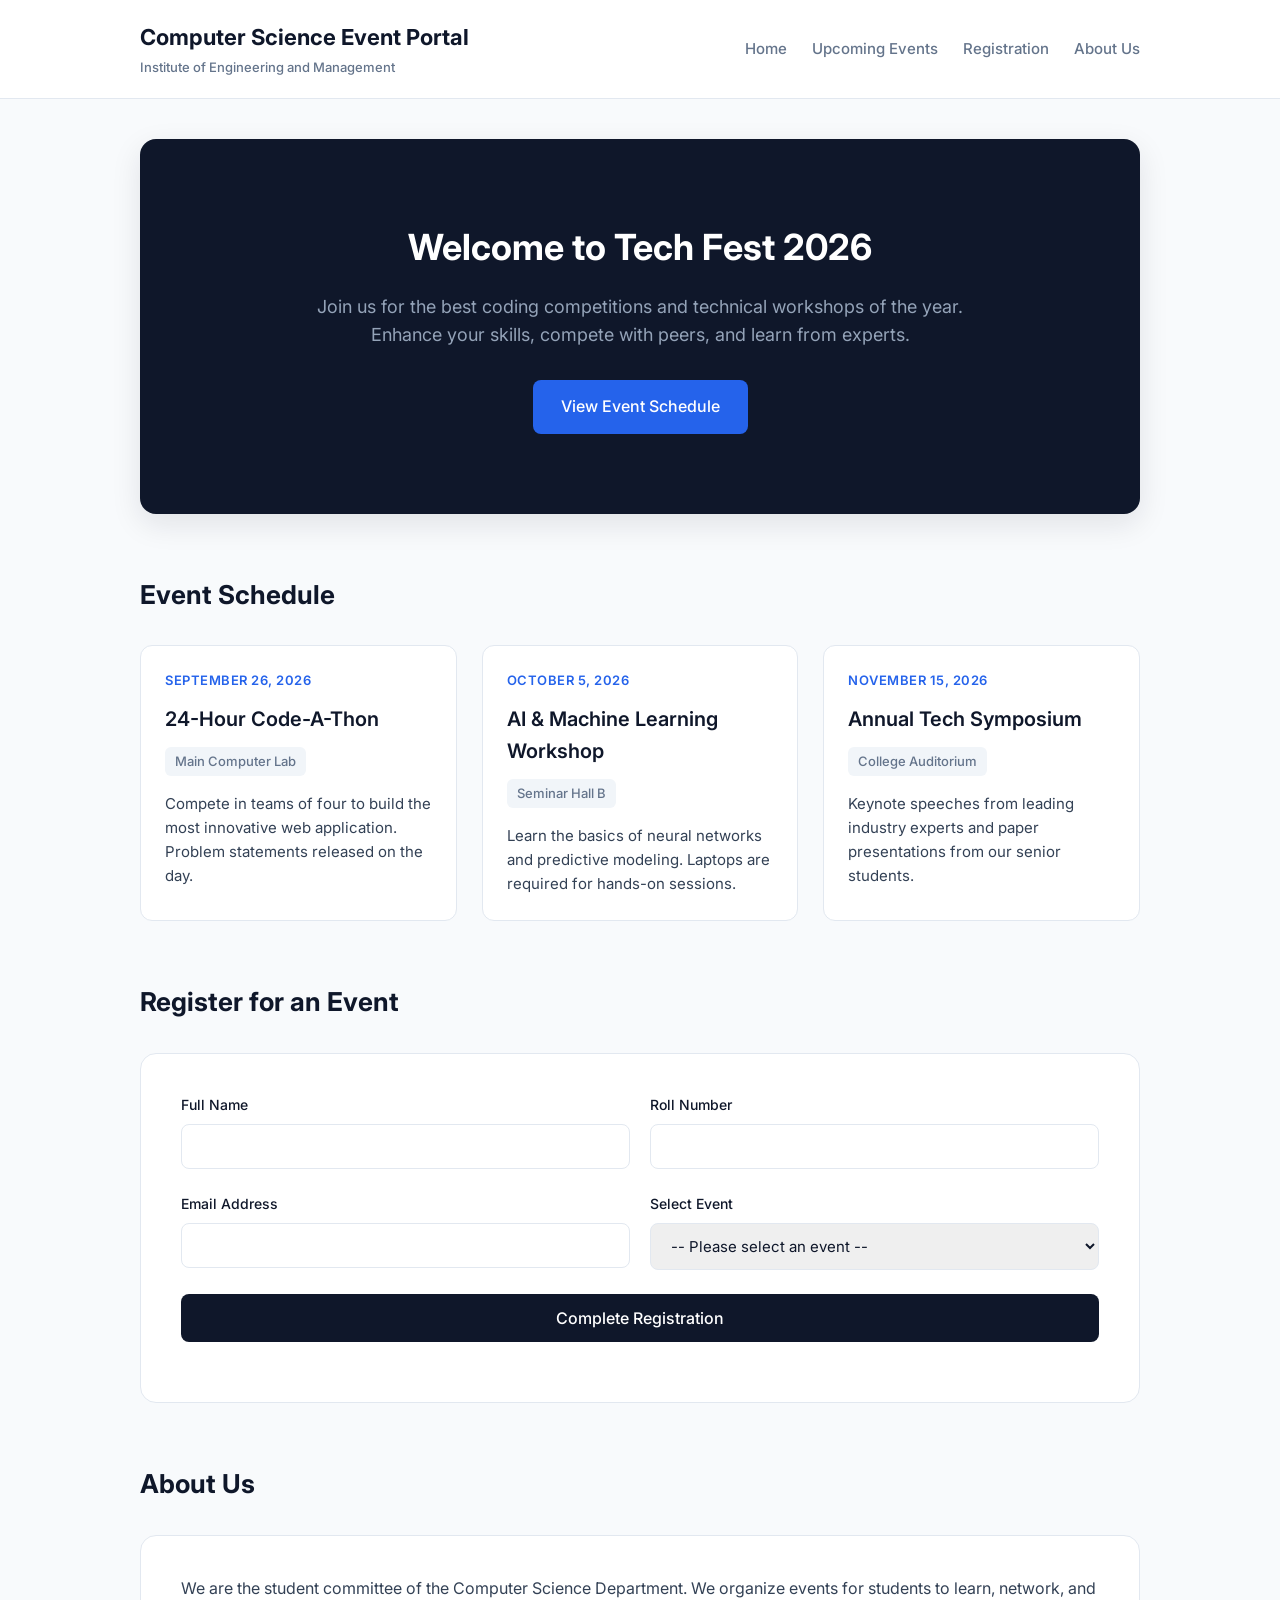
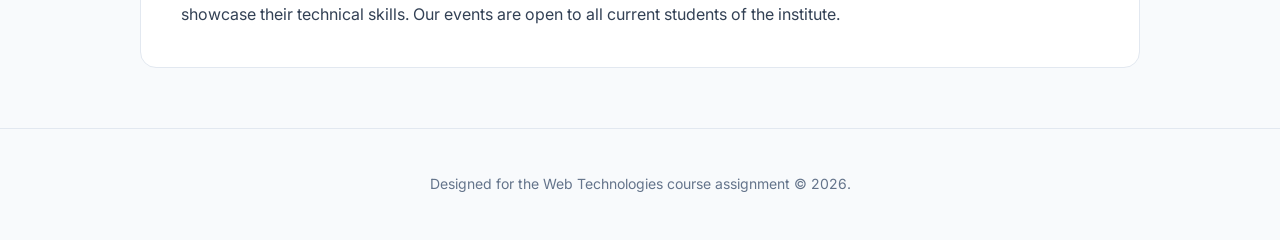
<file: index.html>
<!DOCTYPE html>
<html lang="en">

<head>
    <meta charset="UTF-8">
    <meta name="viewport" content="width=device-width, initial-scale=1.0">
    <title>College Tech Fest 2026</title>
    <meta name="description"
        content="Computer Science Event Portal - College Tech Fest 2026. Schedule, workshops, code-a-thon, and registration.">
    <link rel="icon" type="image/svg+xml"
        href="data:image/svg+xml,<svg xmlns='http://www.w3.org/2000/svg' viewBox='0 0 100 100'><text y='.9em' font-size='90'>🎓</text></svg>">
    <link rel="preconnect" href="https://fonts.googleapis.com">
    <link rel="preconnect" href="https://fonts.gstatic.com" crossorigin>
    <link href="https://fonts.googleapis.com/css2?family=Inter:wght@400;500;600;700&display=swap" rel="stylesheet">
    <link rel="stylesheet" href="css/style.css">
</head>

<body>

    <header class="site-header">
        <div class="header-container">
            <div class="logo-area">
                <h1>Computer Science Event Portal</h1>
                <p>Institute of Engineering and Management</p>
            </div>
            <nav id="navbar" class="site-nav">
                <ul>
                    <li><a href="#home">Home</a></li>
                    <li><a href="#events">Upcoming Events</a></li>
                    <li><a href="#register">Registration</a></li>
                    <li><a href="#about">About Us</a></li>
                </ul>
            </nav>
        </div>
    </header>

    <main class="container">
        <section id="home" class="hero-section">
            <div class="hero-content">
                <h2>Welcome to Tech Fest 2026</h2>
                <p>Join us for the best coding competitions and technical workshops of the year. Enhance your skills,
                    compete with peers, and learn from experts.</p>
                <a href="#events" class="action-btn">View Event Schedule</a>
            </div>
        </section>

        <section id="events" class="content-section">
            <div class="section-header">
                <h2 class="section-title">Event Schedule</h2>
            </div>
            <div class="events-grid">
                <div class="event-card">
                    <div class="card-date">September 26, 2026</div>
                    <div class="card-body">
                        <h3>24-Hour Code-A-Thon</h3>
                        <span class="venue-badge">Main Computer Lab</span>
                        <p>Compete in teams of four to build the most innovative web application. Problem statements
                            released on the day.</p>
                    </div>
                </div>
                <div class="event-card">
                    <div class="card-date">October 5, 2026</div>
                    <div class="card-body">
                        <h3>AI & Machine Learning Workshop</h3>
                        <span class="venue-badge">Seminar Hall B</span>
                        <p>Learn the basics of neural networks and predictive modeling. Laptops are required for
                            hands-on sessions.</p>
                    </div>
                </div>
                <div class="event-card">
                    <div class="card-date">November 15, 2026</div>
                    <div class="card-body">
                        <h3>Annual Tech Symposium</h3>
                        <span class="venue-badge">College Auditorium</span>
                        <p>Keynote speeches from leading industry experts and paper presentations from our senior
                            students.</p>
                    </div>
                </div>
            </div>
        </section>

        <section id="register" class="content-section">
            <div class="section-header">
                <h2 class="section-title">Register for an Event</h2>
            </div>
            <div class="form-container">
                <form id="registrationForm">
                    <div class="form-row">
                        <div class="form-group">
                            <label for="fullName">Full Name</label>
                            <input type="text" id="fullName" name="fullName" required>
                        </div>
                        <div class="form-group">
                            <label for="rollNumber">Roll Number</label>
                            <input type="text" id="rollNumber" name="rollNumber" required>
                        </div>
                    </div>
                    <div class="form-row">
                        <div class="form-group">
                            <label for="emailAddr">Email Address</label>
                            <input type="email" id="emailAddr" name="emailAddr" required>
                        </div>
                        <div class="form-group">
                            <label for="eventChoice">Select Event</label>
                            <select id="eventChoice" name="eventChoice" required>
                                <option value="">-- Please select an event --</option>
                                <option value="Code-A-Thon">24-Hour Code-A-Thon</option>
                                <option value="AI Workshop">AI & Machine Learning Workshop</option>
                                <option value="Tech Symposium">Annual Tech Symposium</option>
                            </select>
                        </div>
                    </div>
                    <button type="submit" class="submit-btn">Complete Registration</button>
                    <div id="formFeedback"></div>
                </form>
            </div>
        </section>

        <section id="about" class="content-section about-section">
            <div class="section-header">
                <h2 class="section-title">About Us</h2>
            </div>
            <div class="about-content">
                <p>We are the student committee of the Computer Science Department. We organize events for students to
                    learn, network, and showcase their technical skills. Our events are open to all current students of
                    the institute.</p>
            </div>
        </section>
    </main>

    <footer class="site-footer">
        <div class="container">
            <p>Designed for the Web Technologies course assignment &copy; 2026.</p>
        </div>
    </footer>

    <script src="js/script.js"></script>
</body>

</html>
</file>
<file: css/style.css>
:root {
  --primary: #0f172a;
  --primary-light: #1e293b;
  --accent: #2563eb;
  --accent-hover: #1d4ed8;
  --background: #f8fafc;
  --card-bg: #ffffff;
  --text-main: #334155;
  --text-muted: #64748b;
  --border: #e2e8f0;
}

html {
  scroll-behavior: smooth;
}

body {
  margin: 0;
  padding: 0;
  font-family: 'Inter', sans-serif;
  background-color: var(--background);
  color: var(--text-main);
  line-height: 1.6;
}

h1, h2, h3, h4, h5, h6 {
  margin-top: 0;
  color: var(--primary);
  font-weight: 600;
}

.container {
  max-width: 1000px;
  margin: 0 auto;
  padding: 0 20px;
}

.site-header {
  background-color: var(--card-bg);
  border-bottom: 1px solid var(--border);
  padding: 20px 0;
  position: sticky;
  top: 0;
  z-index: 100;
}

.header-container {
  max-width: 1000px;
  margin: 0 auto;
  padding: 0 20px;
  display: flex;
  justify-content: space-between;
  align-items: center;
  flex-wrap: wrap;
  gap: 20px;
}

.logo-area h1 {
  margin-bottom: 2px;
  font-size: 22px;
  font-weight: 700;
}

.logo-area p {
  margin: 0;
  font-size: 13px;
  color: var(--text-muted);
  font-weight: 500;
}

.site-nav ul {
  list-style: none;
  padding: 0;
  margin: 0;
  display: flex;
  gap: 25px;
}

.site-nav a {
  color: var(--text-muted);
  text-decoration: none;
  font-weight: 500;
  font-size: 15px;
  transition: color 0.2s;
}

.site-nav a:hover {
  color: var(--accent);
}

.hero-section {
  background-color: var(--primary);
  color: #fff;
  border-radius: 16px;
  padding: 80px 40px;
  margin: 40px 0 60px 0;
  text-align: center;
  box-shadow: 0 10px 30px rgba(15, 23, 42, 0.1);
}

.hero-content {
  max-width: 700px;
  margin: 0 auto;
}

.hero-section h2 {
  color: #fff;
  font-size: 36px;
  font-weight: 700;
  margin-bottom: 16px;
}

.hero-section p {
  font-size: 18px;
  color: #94a3b8;
  margin: 0 auto 30px auto;
}

.action-btn {
  display: inline-block;
  background-color: var(--accent);
  color: #ffffff;
  padding: 14px 28px;
  text-decoration: none;
  border-radius: 8px;
  font-weight: 500;
  transition: background-color 0.2s, transform 0.2s;
}

.action-btn:hover {
  background-color: var(--accent-hover);
  transform: translateY(-1px);
}

.content-section {
  margin-bottom: 60px;
}

.section-header {
  margin-bottom: 30px;
}

.section-title {
  font-size: 26px;
  font-weight: 700;
  margin-bottom: 8px;
}

.events-grid {
  display: grid;
  grid-template-columns: repeat(auto-fit, minmax(300px, 1fr));
  gap: 25px;
}

.event-card {
  background-color: var(--card-bg);
  border: 1px solid var(--border);
  border-radius: 12px;
  padding: 24px;
  transition: box-shadow 0.2s, transform 0.2s;
}

.event-card:hover {
  box-shadow: 0 10px 25px rgba(0,0,0,0.05);
  transform: translateY(-2px);
}

.card-date {
  font-size: 13px;
  font-weight: 600;
  color: var(--accent);
  margin-bottom: 12px;
  text-transform: uppercase;
  letter-spacing: 0.5px;
}

.card-body h3 {
  font-size: 20px;
  margin-bottom: 12px;
}

.venue-badge {
  display: inline-block;
  background-color: #f1f5f9;
  color: var(--text-muted);
  padding: 4px 10px;
  border-radius: 6px;
  font-size: 13px;
  font-weight: 500;
  margin-bottom: 16px;
}

.card-body p {
  color: var(--text-main);
  font-size: 15px;
  margin: 0;
}

.form-container, .about-content {
  background-color: var(--card-bg);
  border: 1px solid var(--border);
  border-radius: 16px;
  padding: 40px;
}

.form-row {
  display: flex;
  gap: 20px;
  flex-wrap: wrap;
}

.form-group {
  flex: 1;
  min-width: 250px;
  margin-bottom: 24px;
}

.form-group label {
  display: block;
  font-weight: 500;
  margin-bottom: 8px;
  color: var(--primary);
  font-size: 14px;
}

.form-group input, .form-group select {
  width: 100%;
  padding: 12px 16px;
  border: 1px solid var(--border);
  border-radius: 8px;
  box-sizing: border-box;
  font-size: 15px;
  font-family: inherit;
  color: var(--primary);
  transition: border-color 0.2s, box-shadow 0.2s;
}

.form-group input:focus, .form-group select:focus {
  outline: none;
  border-color: var(--accent);
  box-shadow: 0 0 0 3px rgba(37, 99, 235, 0.1);
}

.submit-btn {
  background-color: var(--primary);
  color: #ffffff;
  border: none;
  padding: 14px 28px;
  font-size: 16px;
  font-weight: 500;
  border-radius: 8px;
  cursor: pointer;
  width: 100%;
  font-family: inherit;
  transition: background-color 0.2s;
}

.submit-btn:hover {
  background-color: var(--primary-light);
}

#formFeedback {
  margin-top: 20px;
  font-weight: 500;
  text-align: center;
  font-size: 15px;
}

.about-content p {
  font-size: 16px;
  margin: 0;
}

.site-footer {
  text-align: center;
  padding: 30px 0;
  color: var(--text-muted);
  font-size: 14px;
  border-top: 1px solid var(--border);
  margin-top: 60px;
}

@media (max-width: 768px) {
  .hero-section {
    padding: 50px 20px;
  }
  .form-container, .about-content {
    padding: 24px;
  }
  .header-container {
    flex-direction: column;
    text-align: center;
  }
  .site-nav ul {
    justify-content: center;
    flex-wrap: wrap;
  }
}
</file>
